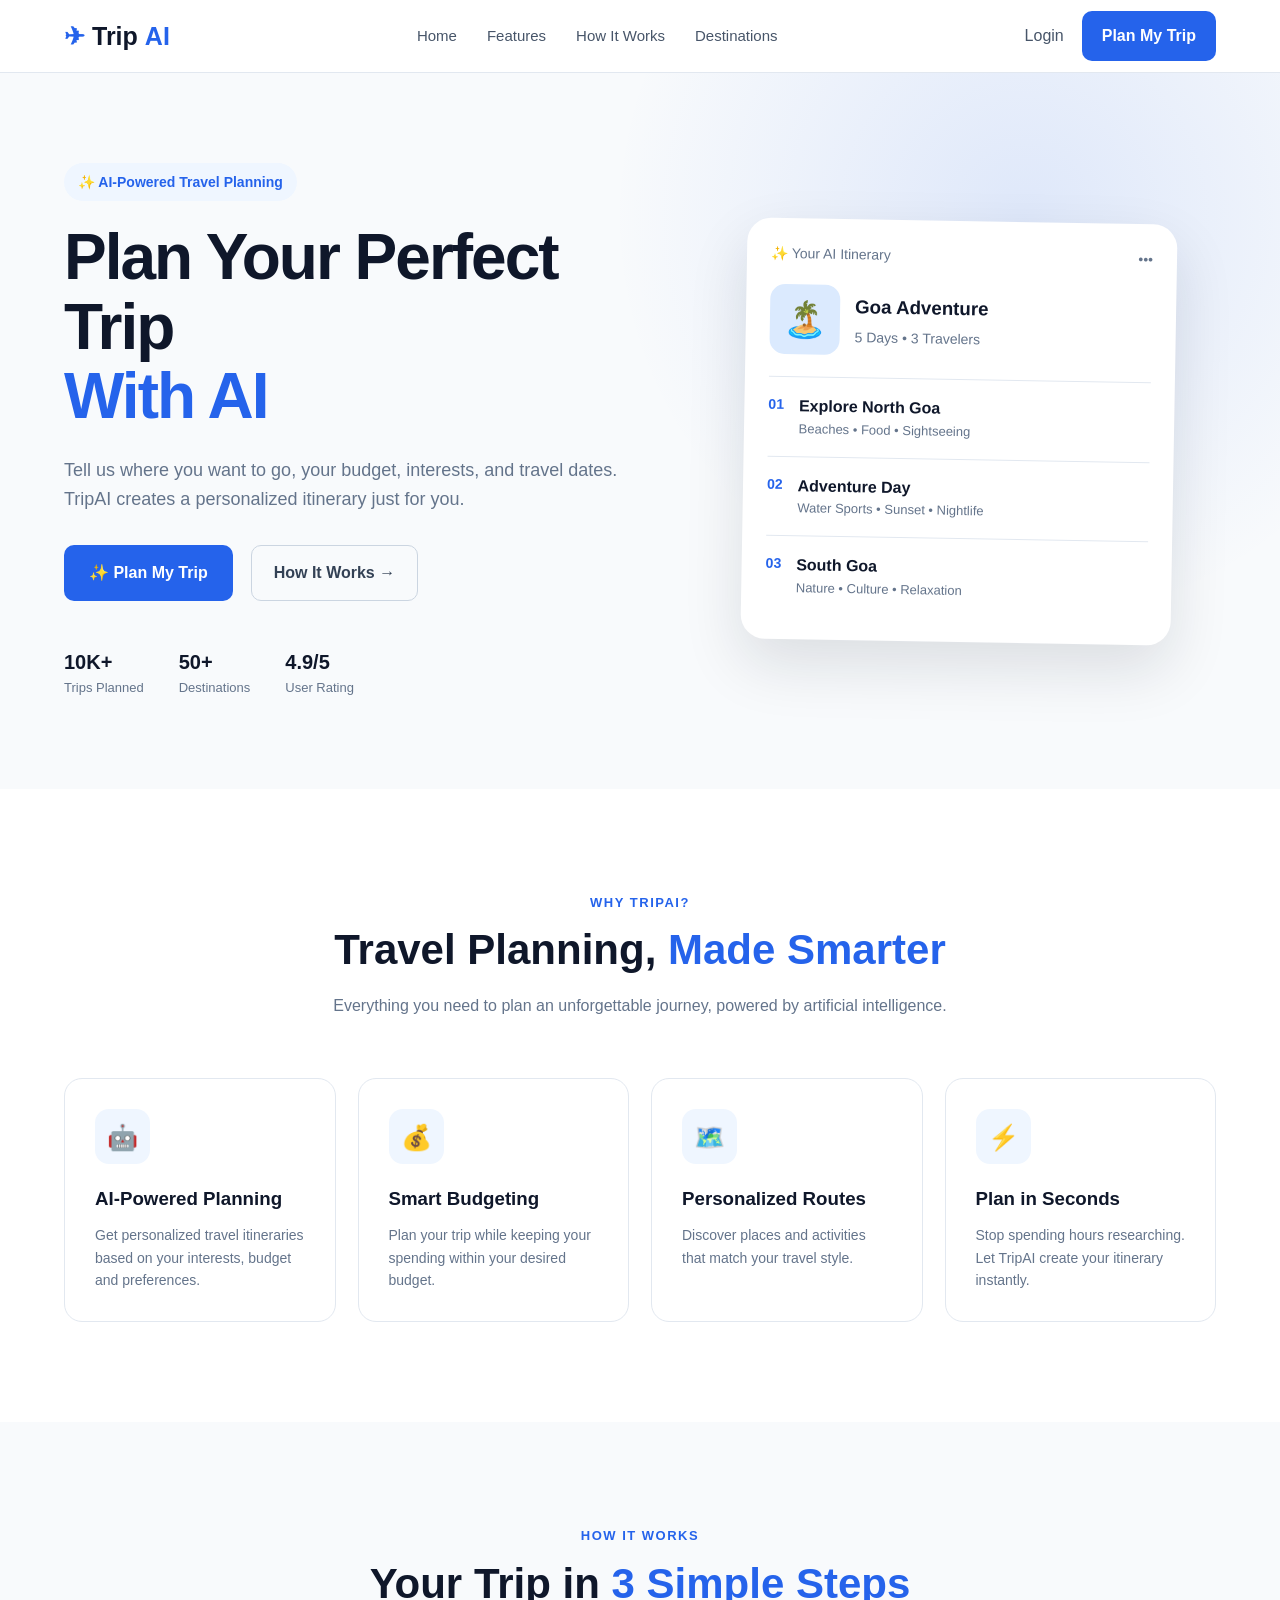
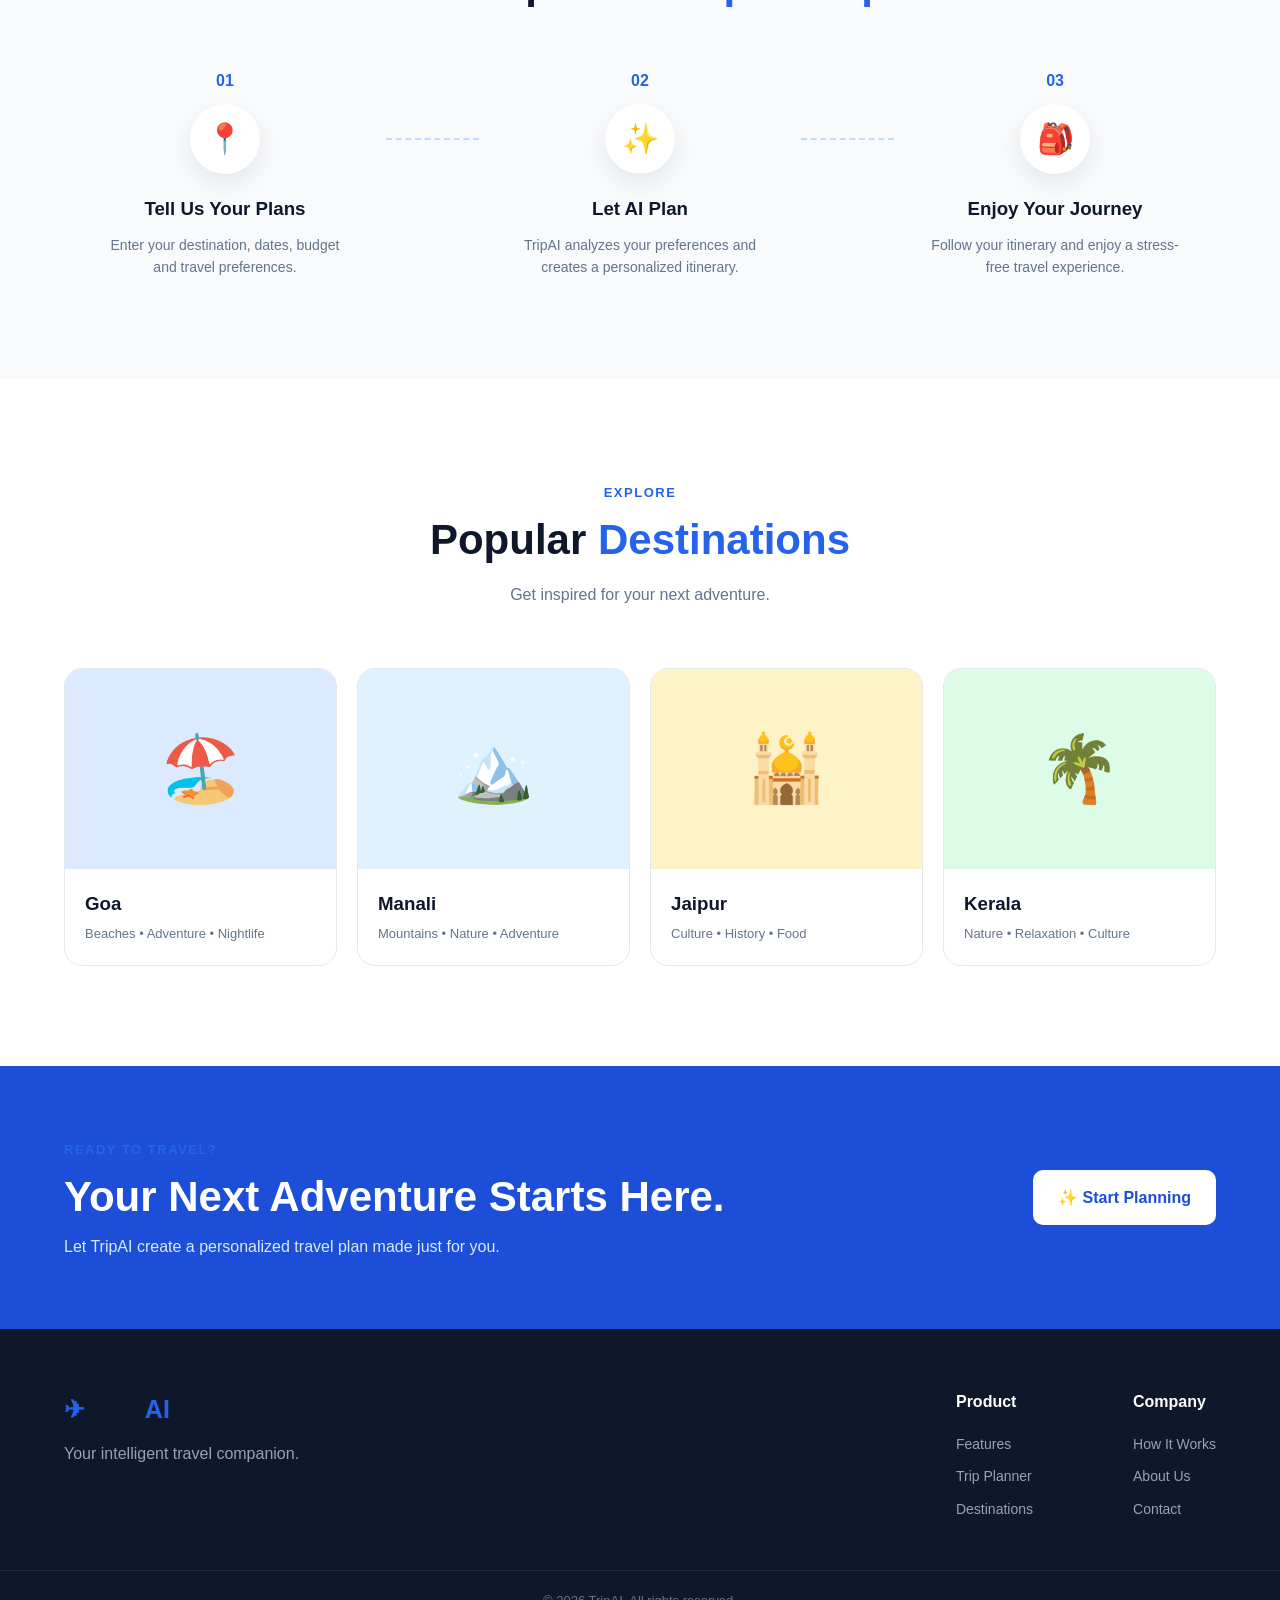
<file: index.html>
<!DOCTYPE html>
<html lang="en">
<head>
    <meta charset="UTF-8">
    <meta name="viewport" content="width=device-width, initial-scale=1.0">

    <title>TripAI - Your AI Travel Planner</title>

    <link rel="stylesheet" href="style.css">
</head>

<body>

    <!-- ================= NAVBAR ================= -->

    <header class="navbar">
        <div class="container nav-container">

            <a href="#" class="logo">
                <span class="logo-icon">✈</span>
                Trip<span>AI</span>
            </a>

            <nav class="nav-links">
                <a href="#home">Home</a>
                <a href="#features">Features</a>
                <a href="#how-it-works">How It Works</a>
                <a href="#destinations">Destinations</a>
            </nav>

            <div class="nav-buttons">
                <a href="#" class="login-btn">Login</a>
                <a href="planner.html" class="primary-btn">Plan My Trip</a>
            </div>

            <button class="menu-btn" id="menuBtn">
                ☰
            </button>

        </div>
    </header>


    <!-- ================= HERO ================= -->

    <main>

        <section class="hero" id="home">

            <div class="container hero-container">

                <div class="hero-content">

                    <div class="ai-badge">
                        ✨ AI-Powered Travel Planning
                    </div>

                    <h1>
                        Plan Your Perfect Trip
                        <span>With AI</span>
                    </h1>

                    <p>
                        Tell us where you want to go, your budget, interests,
                        and travel dates. TripAI creates a personalized
                        itinerary just for you.
                    </p>

                    <div class="hero-buttons">
                        <a href="planner.html" class="primary-btn hero-btn">✨ Plan My Trip</a>

                        <a href="#how-it-works" class="secondary-btn">
                            How It Works →
                        </a>
                    </div>

                    <div class="hero-stats">

                        <div>
                            <strong>10K+</strong>
                            <span>Trips Planned</span>
                        </div>

                        <div>
                            <strong>50+</strong>
                            <span>Destinations</span>
                        </div>

                        <div>
                            <strong>4.9/5</strong>
                            <span>User Rating</span>
                        </div>

                    </div>

                </div>


                <div class="hero-visual">

                    <div class="hero-card">

                        <div class="card-header">
                            <span>✨ Your AI Itinerary</span>
                            <span>•••</span>
                        </div>

                        <div class="trip-preview">

                            <div class="trip-image">
                                🏝️
                            </div>

                            <div>
                                <h3>Goa Adventure</h3>
                                <p>5 Days • 3 Travelers</p>
                            </div>

                        </div>

                        <div class="itinerary-item">
                            <div class="day-number">01</div>

                            <div>
                                <strong>Explore North Goa</strong>
                                <p>Beaches • Food • Sightseeing</p>
                            </div>
                        </div>

                        <div class="itinerary-item">
                            <div class="day-number">02</div>

                            <div>
                                <strong>Adventure Day</strong>
                                <p>Water Sports • Sunset • Nightlife</p>
                            </div>
                        </div>

                        <div class="itinerary-item">
                            <div class="day-number">03</div>

                            <div>
                                <strong>South Goa</strong>
                                <p>Nature • Culture • Relaxation</p>
                            </div>
                        </div>

                    </div>

                </div>

            </div>

        </section>


        <!-- ================= FEATURES ================= -->

        <section class="features section" id="features">

            <div class="container">

                <div class="section-heading">

                    <span class="section-label">WHY TRIPAI?</span>

                    <h2>
                        Travel Planning,
                        <span>Made Smarter</span>
                    </h2>

                    <p>
                        Everything you need to plan an unforgettable journey,
                        powered by artificial intelligence.
                    </p>

                </div>


                <div class="feature-grid">

                    <article class="feature-card">

                        <div class="feature-icon">🤖</div>

                        <h3>AI-Powered Planning</h3>

                        <p>
                            Get personalized travel itineraries based on
                            your interests, budget and preferences.
                        </p>

                    </article>


                    <article class="feature-card">

                        <div class="feature-icon">💰</div>

                        <h3>Smart Budgeting</h3>

                        <p>
                            Plan your trip while keeping your spending
                            within your desired budget.
                        </p>

                    </article>


                    <article class="feature-card">

                        <div class="feature-icon">🗺️</div>

                        <h3>Personalized Routes</h3>

                        <p>
                            Discover places and activities that match
                            your travel style.
                        </p>

                    </article>


                    <article class="feature-card">

                        <div class="feature-icon">⚡</div>

                        <h3>Plan in Seconds</h3>

                        <p>
                            Stop spending hours researching. Let TripAI
                            create your itinerary instantly.
                        </p>

                    </article>

                </div>

            </div>

        </section>


        <!-- ================= HOW IT WORKS ================= -->

        <section class="how-it-works section" id="how-it-works">

            <div class="container">

                <div class="section-heading">

                    <span class="section-label">HOW IT WORKS</span>

                    <h2>
                        Your Trip in
                        <span>3 Simple Steps</span>
                    </h2>

                </div>


                <div class="steps">

                    <div class="step">

                        <div class="step-number">01</div>

                        <div class="step-icon">📍</div>

                        <h3>Tell Us Your Plans</h3>

                        <p>
                            Enter your destination, dates, budget and
                            travel preferences.
                        </p>

                    </div>


                    <div class="step-line"></div>


                    <div class="step">

                        <div class="step-number">02</div>

                        <div class="step-icon">✨</div>

                        <h3>Let AI Plan</h3>

                        <p>
                            TripAI analyzes your preferences and creates
                            a personalized itinerary.
                        </p>

                    </div>


                    <div class="step-line"></div>


                    <div class="step">

                        <div class="step-number">03</div>

                        <div class="step-icon">🎒</div>

                        <h3>Enjoy Your Journey</h3>

                        <p>
                            Follow your itinerary and enjoy a stress-free
                            travel experience.
                        </p>

                    </div>

                </div>

            </div>

        </section>


        <!-- ================= DESTINATIONS ================= -->

        <section class="destinations section" id="destinations">

            <div class="container">

                <div class="section-heading">

                    <span class="section-label">EXPLORE</span>

                    <h2>
                        Popular
                        <span>Destinations</span>
                    </h2>

                    <p>
                        Get inspired for your next adventure.
                    </p>

                </div>


                <div class="destination-grid">

                    <article class="destination-card">

                        <div class="destination-image goa">
                            🏖️
                        </div>

                        <div class="destination-info">
                            <h3>Goa</h3>
                            <p>Beaches • Adventure • Nightlife</p>
                        </div>

                    </article>


                    <article class="destination-card">

                        <div class="destination-image manali">
                            🏔️
                        </div>

                        <div class="destination-info">
                            <h3>Manali</h3>
                            <p>Mountains • Nature • Adventure</p>
                        </div>

                    </article>


                    <article class="destination-card">

                        <div class="destination-image jaipur">
                            🕌
                        </div>

                        <div class="destination-info">
                            <h3>Jaipur</h3>
                            <p>Culture • History • Food</p>
                        </div>

                    </article>


                    <article class="destination-card">

                        <div class="destination-image kerala">
                            🌴
                        </div>

                        <div class="destination-info">
                            <h3>Kerala</h3>
                            <p>Nature • Relaxation • Culture</p>
                        </div>

                    </article>

                </div>

            </div>

        </section>


        <!-- ================= CTA ================= -->

        <section class="cta" id="planner">

            <div class="container cta-content">

                <div>
                    <span class="section-label">READY TO TRAVEL?</span>

                    <h2>
                        Your Next Adventure
                        Starts Here.
                    </h2>

                    <p>
                        Let TripAI create a personalized travel plan
                        made just for you.
                    </p>
                </div>

                <a href="planner.html" class="cta-button">✨ Start Planning</a>

            </div>

        </section>

    </main>


    <!-- ================= FOOTER ================= -->

    <footer class="footer">

        <div class="container footer-container">

            <div class="footer-brand">

                <a href="#" class="logo">
                    <span class="logo-icon">✈</span>
                    Trip<span>AI</span>
                </a>

                <p>
                    Your intelligent travel companion.
                </p>

            </div>


            <div class="footer-links">

                <div>
                    <h4>Product</h4>
                    <a href="#features">Features</a>
                    <a href="#planner">Trip Planner</a>
                    <a href="#destinations">Destinations</a>
                </div>

                <div>
                    <h4>Company</h4>
                    <a href="#how-it-works">How It Works</a>
                    <a href="#">About Us</a>
                    <a href="#">Contact</a>
                </div>

            </div>

        </div>


        <div class="footer-bottom">

            <p>
                © 2026 TripAI. All rights reserved.
            </p>

        </div>

    </footer>


    <script src="script.js"></script>

</body>
</html>
</file>
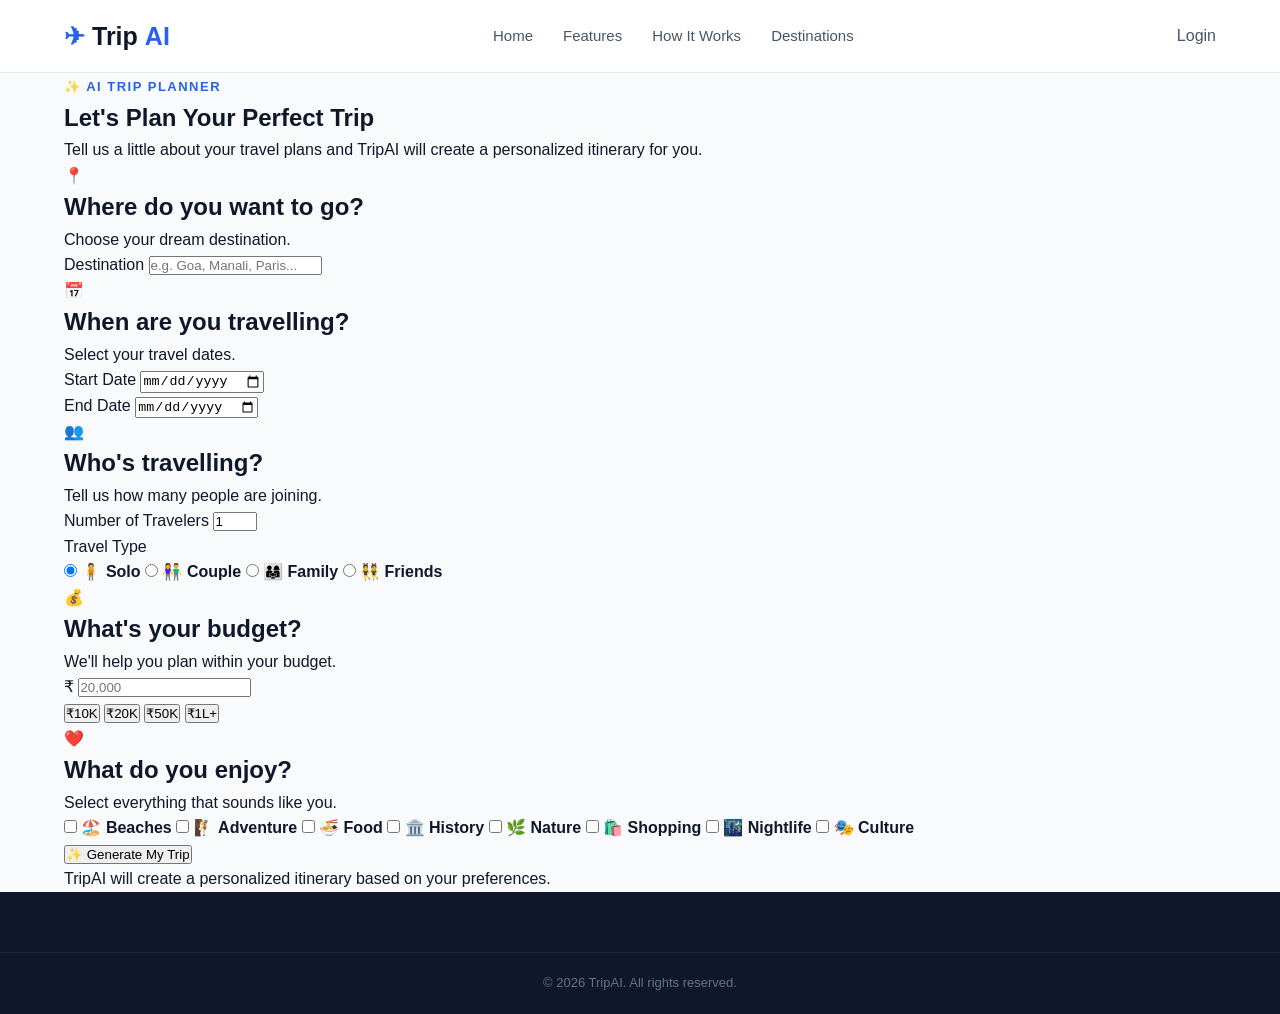
<file: itinerary.html>
<!DOCTYPE html>
<html lang="en">

<head>
    <meta charset="UTF-8">
    <meta name="viewport" content="width=device-width, initial-scale=1.0">

    <title>Your Trip - TripAI</title>

    <link rel="stylesheet" href="style.css">
</head>

<body>

    <!-- ================= NAVBAR ================= -->

    <header class="navbar">

        <div class="container nav-container">

            <a href="index.html" class="logo">
                <span class="logo-icon">✈</span>
                Trip<span>AI</span>
            </a>

            <nav class="nav-links">
                <a href="index.html">Home</a>
                <a href="planner.html">Plan Another Trip</a>
            </nav>

            <div class="nav-buttons">
                <a href="#" class="login-btn">Login</a>
            </div>

            <button class="menu-btn" id="menuBtn">
                ☰
            </button>

        </div>

    </header>


    <!-- ================= ITINERARY ================= -->

    <main>

        <section class="itinerary-page">

            <div class="container itinerary-container">

                <!-- PAGE HEADER -->

                <div class="itinerary-header">

                    <div>

                        <span class="section-label">
                            ✨ YOUR AI-GENERATED TRIP
                        </span>

                        <h1 id="tripTitle">
                            Your Trip
                        </h1>

                        <p id="tripSubtitle">
                            Your personalized journey is ready.
                        </p>

                    </div>

                    <div class="header-actions">

                        <button class="outline-button" id="saveTripBtn">
                            ♡ Save Trip
                        </button>

                        <a href="planner.html" class="primary-btn">
                            ✨ Plan Again
                        </a>

                    </div>

                </div>


                <!-- TRIP SUMMARY -->

                <div class="trip-summary">

                    <div class="summary-item">

                        <span class="summary-icon">📍</span>

                        <div>
                            <span>Destination</span>
                            <strong id="summaryDestination">Goa</strong>
                        </div>

                    </div>


                    <div class="summary-item">

                        <span class="summary-icon">📅</span>

                        <div>
                            <span>Duration</span>
                            <strong id="summaryDuration">5 Days</strong>
                        </div>

                    </div>


                    <div class="summary-item">

                        <span class="summary-icon">👥</span>

                        <div>
                            <span>Travelers</span>
                            <strong id="summaryTravelers">3 People</strong>
                        </div>

                    </div>


                    <div class="summary-item">

                        <span class="summary-icon">💰</span>

                        <div>
                            <span>Budget</span>
                            <strong id="summaryBudget">₹20,000</strong>
                        </div>

                    </div>

                </div>


                <!-- AI MESSAGE -->

                <div class="ai-message">

                    <div class="ai-message-icon">
                        ✨
                    </div>

                    <div>

                        <strong>
                            Your itinerary was created by TripAI
                        </strong>

                        <p>
                            We've considered your destination, budget,
                            travel style and interests to create this plan.
                        </p>

                    </div>

                </div>


                <!-- MAIN CONTENT -->

                <div class="itinerary-layout">

                    <!-- LEFT: ITINERARY -->

                    <div class="days-container">

                        <div class="content-heading">

                            <div>
                                <span class="section-label">
                                    YOUR JOURNEY
                                </span>

                                <h2>
                                    Day-by-Day Itinerary
                                </h2>
                            </div>

                        </div>


                        <!-- DAY 1 -->

                        <article class="day-card">

                            <div class="day-header">

                                <div class="day-badge">
                                    DAY 01
                                </div>

                                <div>
                                    <h3>North Goa Exploration</h3>

                                    <p>
                                        Beaches, sightseeing and local food
                                    </p>
                                </div>

                            </div>


                            <div class="activity-list">

                                <div class="activity">

                                    <div class="activity-time">
                                        10:00 AM
                                    </div>

                                    <div class="activity-dot"></div>

                                    <div class="activity-content">

                                        <span class="activity-type">
                                            📍 PLACE TO VISIT
                                        </span>

                                        <h4>Baga Beach</h4>

                                        <p>
                                            Start your trip by relaxing at
                                            one of Goa's most popular beaches.
                                        </p>

                                    </div>

                                </div>


                                <div class="activity">

                                    <div class="activity-time">
                                        01:00 PM
                                    </div>

                                    <div class="activity-dot"></div>

                                    <div class="activity-content">

                                        <span class="activity-type">
                                            🍴 FOOD
                                        </span>

                                        <h4>Local Goan Lunch</h4>

                                        <p>
                                            Try authentic Goan cuisine
                                            at a local restaurant.
                                        </p>

                                    </div>

                                </div>


                                <div class="activity">

                                    <div class="activity-time">
                                        03:00 PM
                                    </div>

                                    <div class="activity-dot"></div>

                                    <div class="activity-content">

                                        <span class="activity-type">
                                            📍 SIGHTSEEING
                                        </span>

                                        <h4>Fort Aguada</h4>

                                        <p>
                                            Explore the historic Portuguese
                                            fort and enjoy the coastal views.
                                        </p>

                                    </div>

                                </div>


                                <div class="activity">

                                    <div class="activity-time">
                                        06:00 PM
                                    </div>

                                    <div class="activity-dot"></div>

                                    <div class="activity-content">

                                        <span class="activity-type">
                                            🌅 EXPERIENCE
                                        </span>

                                        <h4>Vagator Sunset</h4>

                                        <p>
                                            End your first day watching
                                            the sunset by the Arabian Sea.
                                        </p>

                                    </div>

                                </div>

                            </div>

                        </article>


                        <!-- DAY 2 -->

                        <article class="day-card">

                            <div class="day-header">

                                <div class="day-badge">
                                    DAY 02
                                </div>

                                <div>
                                    <h3>Adventure Day</h3>

                                    <p>
                                        Water sports and unforgettable experiences
                                    </p>
                                </div>

                            </div>


                            <div class="activity-list">

                                <div class="activity">

                                    <div class="activity-time">
                                        09:00 AM
                                    </div>

                                    <div class="activity-dot"></div>

                                    <div class="activity-content">

                                        <span class="activity-type">
                                            🏄 ADVENTURE
                                        </span>

                                        <h4>Water Sports</h4>

                                        <p>
                                            Enjoy activities such as
                                            parasailing and jet skiing.
                                        </p>

                                    </div>

                                </div>


                                <div class="activity">

                                    <div class="activity-time">
                                        01:00 PM
                                    </div>

                                    <div class="activity-dot"></div>

                                    <div class="activity-content">

                                        <span class="activity-type">
                                            🍴 FOOD
                                        </span>

                                        <h4>Beachside Lunch</h4>

                                        <p>
                                            Enjoy fresh seafood and
                                            refreshing drinks.
                                        </p>

                                    </div>

                                </div>


                                <div class="activity">

                                    <div class="activity-time">
                                        05:00 PM
                                    </div>

                                    <div class="activity-dot"></div>

                                    <div class="activity-content">

                                        <span class="activity-type">
                                            🌅 EXPERIENCE
                                        </span>

                                        <h4>Sunset Cruise</h4>

                                        <p>
                                            Relax on a scenic evening
                                            cruise along the coastline.
                                        </p>

                                    </div>

                                </div>

                            </div>

                        </article>


                        <!-- DAY 3 -->

                        <article class="day-card">

                            <div class="day-header">

                                <div class="day-badge">
                                    DAY 03
                                </div>

                                <div>
                                    <h3>South Goa</h3>

                                    <p>
                                        Nature, culture and relaxation
                                    </p>
                                </div>

                            </div>


                            <div class="activity-list">

                                <div class="activity">

                                    <div class="activity-time">
                                        09:00 AM
                                    </div>

                                    <div class="activity-dot"></div>

                                    <div class="activity-content">

                                        <span class="activity-type">
                                            🌿 NATURE
                                        </span>

                                        <h4>Palolem Beach</h4>

                                        <p>
                                            Spend a relaxing morning
                                            surrounded by beautiful scenery.
                                        </p>

                                    </div>

                                </div>


                                <div class="activity">

                                    <div class="activity-time">
                                        02:00 PM
                                    </div>

                                    <div class="activity-dot"></div>

                                    <div class="activity-content">

                                        <span class="activity-type">
                                            🎭 CULTURE
                                        </span>

                                        <h4>Explore Local Culture</h4>

                                        <p>
                                            Discover local markets,
                                            traditions and architecture.
                                        </p>

                                    </div>

                                </div>

                            </div>

                        </article>

                    </div>


                    <!-- RIGHT SIDEBAR -->

                    <aside class="itinerary-sidebar">

                        <!-- BUDGET CARD -->

                        <div class="sidebar-card">

                            <div class="sidebar-title">
                                <span>💰</span>
                                <h3>Estimated Budget</h3>
                            </div>

                            <div class="budget-total">
                                ₹20,000
                            </div>

                            <div class="budget-bar">

                                <div class="budget-progress"></div>

                            </div>

                            <div class="budget-row">
                                <span>Accommodation</span>
                                <strong>₹7,000</strong>
                            </div>

                            <div class="budget-row">
                                <span>Food</span>
                                <strong>₹4,000</strong>
                            </div>

                            <div class="budget-row">
                                <span>Activities</span>
                                <strong>₹4,000</strong>
                            </div>

                            <div class="budget-row">
                                <span>Transport</span>
                                <strong>₹5,000</strong>
                            </div>

                        </div>


                        <!-- TIPS -->

                        <div class="sidebar-card">

                            <div class="sidebar-title">
                                <span>💡</span>
                                <h3>AI Travel Tips</h3>
                            </div>

                            <ul class="tips-list">

                                <li>
                                    Carry sunscreen and stay hydrated.
                                </li>

                                <li>
                                    Book accommodation in advance.
                                </li>

                                <li>
                                    Keep some cash for local purchases.
                                </li>

                                <li>
                                    Check weather conditions before
                                    outdoor activities.
                                </li>

                            </ul>

                        </div>


                        <!-- INTERESTS -->

                        <div class="sidebar-card">

                            <div class="sidebar-title">
                                <span>❤️</span>
                                <h3>Your Interests</h3>
                            </div>

                            <div class="interest-tags">

                                <span>🏖️ Beaches</span>
                                <span>🧗 Adventure</span>
                                <span>🍜 Food</span>

                            </div>

                        </div>

                    </aside>

                </div>

            </div>

        </section>

    </main>


    <!-- ================= FOOTER ================= -->

    <footer class="footer">

        <div class="footer-bottom">

            <p>
                © 2026 TripAI. All rights reserved.
            </p>

        </div>

    </footer>


    <script src="script.js"></script>

</body>

</html>
</file>
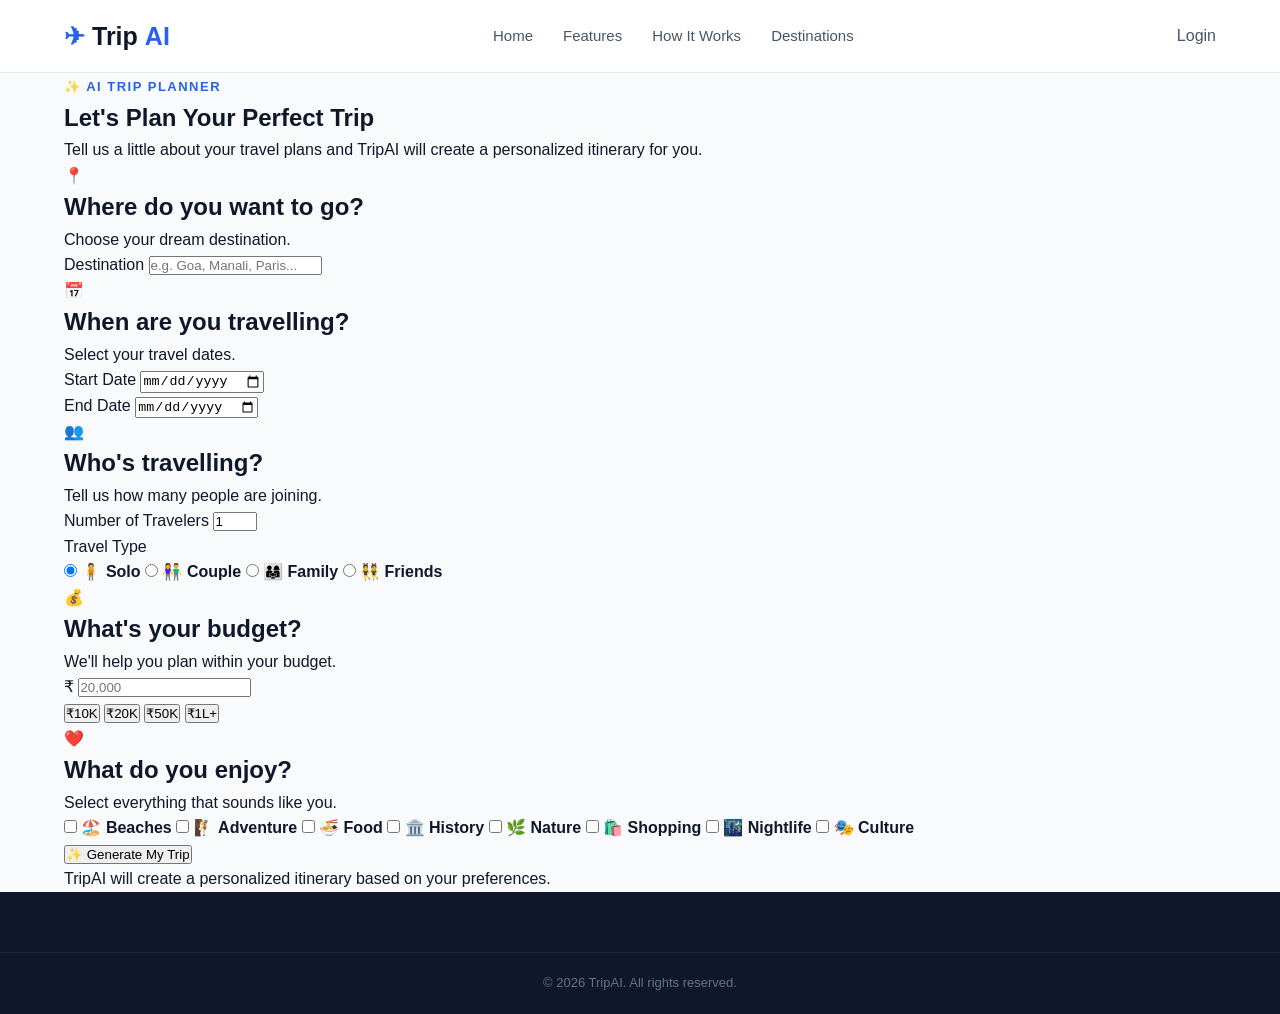
<file: planner.html>
<!DOCTYPE html>
<html lang="en">

<head>
    <meta charset="UTF-8">
    <meta name="viewport" content="width=device-width, initial-scale=1.0">

    <title>Trip Planner - TripAI</title>

    <link rel="stylesheet" href="style.css">
</head>

<body>

    <!-- ================= NAVBAR ================= -->

    <header class="navbar">

        <div class="container nav-container">

            <a href="index.html" class="logo">
                <span class="logo-icon">✈</span>
                Trip<span>AI</span>
            </a>

            <nav class="nav-links">
                <a href="index.html">Home</a>
                <a href="index.html#features">Features</a>
                <a href="index.html#how-it-works">How It Works</a>
                <a href="index.html#destinations">Destinations</a>
            </nav>

            <div class="nav-buttons">
                <a href="#" class="login-btn">Login</a>
            </div>

            <button class="menu-btn" id="menuBtn">
                ☰
            </button>

        </div>

    </header>


    <!-- ================= PLANNER ================= -->

    <main>

        <section class="planner-page">

            <div class="container planner-container">

                <!-- PAGE HEADER -->

                <div class="planner-header">

                    <span class="section-label">
                        ✨ AI TRIP PLANNER
                    </span>

                    <h1>
                        Let's Plan Your
                        <span>Perfect Trip</span>
                    </h1>

                    <p>
                        Tell us a little about your travel plans and
                        TripAI will create a personalized itinerary for you.
                    </p>

                </div>


                <!-- FORM -->

                <form id="tripForm" class="planner-form">

                    <!-- DESTINATION -->

                    <div class="form-section">

                        <div class="form-section-title">
                            <div class="form-icon">📍</div>

                            <div>
                                <h2>Where do you want to go?</h2>

                                <p>
                                    Choose your dream destination.
                                </p>
                            </div>
                        </div>


                        <div class="form-group">

                            <label for="destination">
                                Destination
                            </label>

                            <input
                                type="text"
                                id="destination"
                                name="destination"
                                placeholder="e.g. Goa, Manali, Paris..."
                                required
                            >

                        </div>

                    </div>


                    <!-- DATES -->

                    <div class="form-section">

                        <div class="form-section-title">

                            <div class="form-icon">📅</div>

                            <div>
                                <h2>When are you travelling?</h2>

                                <p>
                                    Select your travel dates.
                                </p>
                            </div>

                        </div>


                        <div class="form-row">

                            <div class="form-group">

                                <label for="startDate">
                                    Start Date
                                </label>

                                <input
                                    type="date"
                                    id="startDate"
                                    name="startDate"
                                    required
                                >

                            </div>


                            <div class="form-group">

                                <label for="endDate">
                                    End Date
                                </label>

                                <input
                                    type="date"
                                    id="endDate"
                                    name="endDate"
                                    required
                                >

                            </div>

                        </div>

                    </div>


                    <!-- TRAVELERS -->

                    <div class="form-section">

                        <div class="form-section-title">

                            <div class="form-icon">👥</div>

                            <div>
                                <h2>Who's travelling?</h2>

                                <p>
                                    Tell us how many people are joining.
                                </p>
                            </div>

                        </div>


                        <div class="form-group">

                            <label for="travelers">
                                Number of Travelers
                            </label>

                            <input
                                type="number"
                                id="travelers"
                                name="travelers"
                                min="1"
                                max="50"
                                value="1"
                                required
                            >

                        </div>


                        <div class="travel-type">

                            <p class="input-label">
                                Travel Type
                            </p>

                            <div class="choice-grid">

                                <label class="choice-card">

                                    <input
                                        type="radio"
                                        name="travelType"
                                        value="solo"
                                        checked
                                    >

                                    <span class="choice-content">
                                        <span class="choice-icon">🧍</span>
                                        <strong>Solo</strong>
                                    </span>

                                </label>


                                <label class="choice-card">

                                    <input
                                        type="radio"
                                        name="travelType"
                                        value="couple"
                                    >

                                    <span class="choice-content">
                                        <span class="choice-icon">👫</span>
                                        <strong>Couple</strong>
                                    </span>

                                </label>


                                <label class="choice-card">

                                    <input
                                        type="radio"
                                        name="travelType"
                                        value="family"
                                    >

                                    <span class="choice-content">
                                        <span class="choice-icon">👨‍👩‍👧</span>
                                        <strong>Family</strong>
                                    </span>

                                </label>


                                <label class="choice-card">

                                    <input
                                        type="radio"
                                        name="travelType"
                                        value="friends"
                                    >

                                    <span class="choice-content">
                                        <span class="choice-icon">👯</span>
                                        <strong>Friends</strong>
                                    </span>

                                </label>

                            </div>

                        </div>

                    </div>


                    <!-- BUDGET -->

                    <div class="form-section">

                        <div class="form-section-title">

                            <div class="form-icon">💰</div>

                            <div>
                                <h2>What's your budget?</h2>

                                <p>
                                    We'll help you plan within your budget.
                                </p>
                            </div>

                        </div>


                        <div class="budget-input">

                            <span>₹</span>

                            <input
                                type="number"
                                id="budget"
                                name="budget"
                                placeholder="20,000"
                                min="1"
                                required
                            >

                        </div>


                        <div class="budget-options">

                            <button type="button" data-budget="10000">
                                ₹10K
                            </button>

                            <button type="button" data-budget="20000">
                                ₹20K
                            </button>

                            <button type="button" data-budget="50000">
                                ₹50K
                            </button>

                            <button type="button" data-budget="100000">
                                ₹1L+
                            </button>

                        </div>

                    </div>


                    <!-- INTERESTS -->

                    <div class="form-section">

                        <div class="form-section-title">

                            <div class="form-icon">❤️</div>

                            <div>
                                <h2>What do you enjoy?</h2>

                                <p>
                                    Select everything that sounds like you.
                                </p>
                            </div>

                        </div>


                        <div class="interest-grid">

                            <label class="interest-card">
                                <input type="checkbox" name="interests" value="beaches">
                                <span>🏖️</span>
                                <strong>Beaches</strong>
                            </label>


                            <label class="interest-card">
                                <input type="checkbox" name="interests" value="adventure">
                                <span>🧗</span>
                                <strong>Adventure</strong>
                            </label>


                            <label class="interest-card">
                                <input type="checkbox" name="interests" value="food">
                                <span>🍜</span>
                                <strong>Food</strong>
                            </label>


                            <label class="interest-card">
                                <input type="checkbox" name="interests" value="history">
                                <span>🏛️</span>
                                <strong>History</strong>
                            </label>


                            <label class="interest-card">
                                <input type="checkbox" name="interests" value="nature">
                                <span>🌿</span>
                                <strong>Nature</strong>
                            </label>


                            <label class="interest-card">
                                <input type="checkbox" name="interests" value="shopping">
                                <span>🛍️</span>
                                <strong>Shopping</strong>
                            </label>


                            <label class="interest-card">
                                <input type="checkbox" name="interests" value="nightlife">
                                <span>🌃</span>
                                <strong>Nightlife</strong>
                            </label>


                            <label class="interest-card">
                                <input type="checkbox" name="interests" value="culture">
                                <span>🎭</span>
                                <strong>Culture</strong>
                            </label>

                        </div>

                    </div>


                    <!-- SUBMIT -->

                    <div class="planner-submit">

                        <button
                            type="submit"
                            class="generate-btn"
                        >
                            ✨ Generate My Trip
                        </button>

                        <p>
                            TripAI will create a personalized itinerary
                            based on your preferences.
                        </p>

                    </div>

                </form>

            </div>

        </section>

    </main>


    <!-- ================= FOOTER ================= -->

    <footer class="footer">

        <div class="footer-bottom">

            <p>
                © 2026 TripAI. All rights reserved.
            </p>

        </div>

    </footer>


    <script src="script.js"></script>

</body>

</html>
</file>
<file: style.css>
/* =========================
   RESET
========================= */

* {
    margin: 0;
    padding: 0;
    box-sizing: border-box;
}

html {
    scroll-behavior: smooth;
}

body {
    font-family: Arial, Helvetica, sans-serif;
    background: #f8fafc;
    color: #0f172a;
    line-height: 1.6;
}

a {
    text-decoration: none;
    color: inherit;
}

button {
    font-family: inherit;
    cursor: pointer;
}

.container {
    width: 90%;
    max-width: 1200px;
    margin: auto;
}


/* =========================
   NAVBAR
========================= */

.navbar {
    background: rgba(255, 255, 255, 0.95);
    border-bottom: 1px solid #e2e8f0;
    position: sticky;
    top: 0;
    z-index: 1000;
}

.nav-container {
    min-height: 72px;

    display: flex;
    align-items: center;
    justify-content: space-between;
}


/* LOGO */

.logo {
    font-size: 25px;
    font-weight: 800;
    color: #0f172a;

    display: flex;
    align-items: center;
    gap: 7px;
}

.logo span:last-child {
    color: #2563eb;
}

.logo-icon {
    color: #2563eb;
}


/* NAV LINKS */

.nav-links {
    display: flex;
    gap: 30px;
}

.nav-links a {
    color: #475569;
    font-size: 15px;
    font-weight: 500;
    transition: 0.3s;
}

.nav-links a:hover {
    color: #2563eb;
}


/* NAV BUTTONS */

.nav-buttons {
    display: flex;
    align-items: center;
    gap: 18px;
}

.login-btn {
    color: #475569;
    font-weight: 500;
}

.primary-btn {
    background: #2563eb;
    color: white;

    padding: 12px 20px;
    border-radius: 10px;

    font-weight: 600;

    transition: 0.3s;
}

.primary-btn:hover {
    background: #1d4ed8;
    transform: translateY(-2px);
}

.menu-btn {
    display: none;

    background: none;
    border: none;

    font-size: 28px;
}


/* =========================
   HERO
========================= */

.hero {
    padding: 90px 0;
    background:
        radial-gradient(
            circle at 80% 20%,
            rgba(37, 99, 235, 0.12),
            transparent 35%
        ),
        #f8fafc;
}

.hero-container {
    display: grid;
    grid-template-columns: 1.05fr 0.95fr;

    align-items: center;
    gap: 70px;
}


/* AI BADGE */

.ai-badge {
    display: inline-block;

    background: #eff6ff;
    color: #2563eb;

    padding: 8px 14px;

    border-radius: 50px;

    font-size: 14px;
    font-weight: 600;

    margin-bottom: 22px;
}


/* HERO TITLE */

.hero h1 {
    font-size: clamp(42px, 5vw, 68px);
    line-height: 1.08;

    letter-spacing: -2px;

    margin-bottom: 25px;
}

.hero h1 span {
    display: block;
    color: #2563eb;
}


/* HERO DESCRIPTION */

.hero-content > p {
    max-width: 570px;

    font-size: 18px;

    color: #64748b;

    margin-bottom: 32px;
}


/* HERO BUTTONS */

.hero-buttons {
    display: flex;
    align-items: center;
    gap: 18px;

    margin-bottom: 45px;
}

.hero-btn {
    padding: 15px 25px;
}

.secondary-btn {
    padding: 14px 22px;

    border: 1px solid #cbd5e1;

    border-radius: 10px;

    font-weight: 600;

    color: #334155;

    transition: 0.3s;
}

.secondary-btn:hover {
    border-color: #2563eb;
    color: #2563eb;
}


/* HERO STATS */

.hero-stats {
    display: flex;
    gap: 35px;
}

.hero-stats div {
    display: flex;
    flex-direction: column;
}

.hero-stats strong {
    font-size: 20px;
}

.hero-stats span {
    color: #64748b;
    font-size: 13px;
}


/* =========================
   HERO CARD
========================= */

.hero-visual {
    display: flex;
    justify-content: center;
}

.hero-card {
    width: 100%;
    max-width: 430px;

    background: white;

    border-radius: 24px;

    padding: 24px;

    box-shadow:
        0 25px 60px rgba(15, 23, 42, 0.12);

    transform: rotate(1deg);
}

.card-header {
    display: flex;
    justify-content: space-between;

    font-size: 14px;

    color: #64748b;

    margin-bottom: 20px;
}

.trip-preview {
    display: flex;
    align-items: center;

    gap: 15px;

    margin-bottom: 22px;
}

.trip-image {
    width: 70px;
    height: 70px;

    background: #dbeafe;

    border-radius: 15px;

    display: flex;
    align-items: center;
    justify-content: center;

    font-size: 35px;
}

.trip-preview h3 {
    margin-bottom: 4px;
}

.trip-preview p {
    color: #64748b;
    font-size: 14px;
}

.itinerary-item {
    display: flex;
    gap: 15px;

    padding: 16px 0;

    border-top: 1px solid #e2e8f0;
}

.day-number {
    color: #2563eb;

    font-weight: 800;

    font-size: 14px;
}

.itinerary-item p {
    color: #64748b;
    font-size: 13px;
}


/* =========================
   SECTIONS
========================= */

.section {
    padding: 100px 0;
}

.section-heading {
    text-align: center;

    max-width: 650px;

    margin: 0 auto 60px;
}

.section-label {
    color: #2563eb;

    font-size: 13px;

    font-weight: 800;

    letter-spacing: 1.5px;
}

.section-heading h2 {
    font-size: 42px;

    line-height: 1.15;

    margin: 12px 0 18px;
}

.section-heading h2 span {
    color: #2563eb;
}

.section-heading p {
    color: #64748b;
}


/* =========================
   FEATURES
========================= */

.features {
    background: white;
}

.feature-grid {
    display: grid;

    grid-template-columns: repeat(4, 1fr);

    gap: 22px;
}

.feature-card {
    padding: 30px;

    border: 1px solid #e2e8f0;

    border-radius: 18px;

    transition: 0.3s;
}

.feature-card:hover {
    transform: translateY(-6px);

    box-shadow: 0 15px 35px rgba(15, 23, 42, 0.08);

    border-color: #bfdbfe;
}

.feature-icon {
    width: 55px;
    height: 55px;

    background: #eff6ff;

    border-radius: 14px;

    display: flex;
    align-items: center;
    justify-content: center;

    font-size: 25px;

    margin-bottom: 20px;
}

.feature-card h3 {
    margin-bottom: 10px;
}

.feature-card p {
    color: #64748b;
    font-size: 14px;
}


/* =========================
   HOW IT WORKS
========================= */

.how-it-works {
    background: #f8fafc;
}

.steps {
    display: flex;
    align-items: flex-start;
    justify-content: center;
}

.step {
    width: 30%;

    text-align: center;

    position: relative;
}

.step-number {
    color: #2563eb;

    font-weight: 800;

    margin-bottom: 10px;
}

.step-icon {
    width: 70px;
    height: 70px;

    margin: 0 auto 20px;

    border-radius: 50%;

    background: white;

    display: flex;
    align-items: center;
    justify-content: center;

    font-size: 30px;

    box-shadow: 0 10px 25px rgba(15, 23, 42, 0.08);
}

.step h3 {
    margin-bottom: 10px;
}

.step p {
    color: #64748b;
    font-size: 14px;

    max-width: 250px;

    margin: auto;
}

.step-line {
    width: 100px;

    border-top: 2px dashed #bfdbfe;

    margin-top: 70px;
}


/* =========================
   DESTINATIONS
========================= */

.destinations {
    background: white;
}

.destination-grid {
    display: grid;

    grid-template-columns: repeat(4, 1fr);

    gap: 20px;
}

.destination-card {
    border-radius: 18px;

    overflow: hidden;

    border: 1px solid #e2e8f0;

    background: white;

    transition: 0.3s;
}

.destination-card:hover {
    transform: translateY(-5px);

    box-shadow: 0 15px 35px rgba(15, 23, 42, 0.1);
}

.destination-image {
    height: 200px;

    display: flex;
    align-items: center;
    justify-content: center;

    font-size: 65px;
}

.goa {
    background: #dbeafe;
}

.manali {
    background: #e0f2fe;
}

.jaipur {
    background: #fef3c7;
}

.kerala {
    background: #dcfce7;
}

.destination-info {
    padding: 20px;
}

.destination-info h3 {
    margin-bottom: 5px;
}

.destination-info p {
    color: #64748b;

    font-size: 13px;
}


/* =========================
   CTA
========================= */

.cta {
    padding: 70px 0;

    background: #1d4ed8;

    color: white;
}

.cta-content {
    display: flex;

    align-items: center;

    justify-content: space-between;

    gap: 40px;
}

.cta h2 {
    font-size: 42px;

    line-height: 1.15;

    margin: 12px 0;
}

.cta p {
    color: #dbeafe;
}

.cta-button {
    background: white;

    color: #1d4ed8;

    padding: 15px 25px;

    border-radius: 10px;

    font-weight: 700;

    white-space: nowrap;

    transition: 0.3s;
}

.cta-button:hover {
    transform: translateY(-2px);
}


/* =========================
   FOOTER
========================= */

.footer {
    background: #0f172a;

    color: white;

    padding-top: 60px;
}

.footer-container {
    display: flex;

    justify-content: space-between;

    gap: 50px;

    padding-bottom: 50px;
}

.footer-brand p {
    color: #94a3b8;

    margin-top: 12px;
}

.footer-links {
    display: flex;

    gap: 100px;
}

.footer-links div {
    display: flex;

    flex-direction: column;

    gap: 10px;
}

.footer-links h4 {
    margin-bottom: 8px;
}

.footer-links a {
    color: #94a3b8;

    font-size: 14px;
}

.footer-links a:hover {
    color: white;
}

.footer-bottom {
    border-top: 1px solid #1e293b;

    text-align: center;

    padding: 20px;

    color: #64748b;

    font-size: 13px;
}


/* =========================
   RESPONSIVE
========================= */

@media (max-width: 1000px) {

    .nav-links {
        gap: 18px;
    }

    .hero-container {
        grid-template-columns: 1fr;

        text-align: center;
    }

    .hero-content > p {
        margin-left: auto;
        margin-right: auto;
    }

    .hero-buttons,
    .hero-stats {
        justify-content: center;
    }

    .hero-visual {
        margin-top: 20px;
    }

    .feature-grid,
    .destination-grid {
        grid-template-columns: repeat(2, 1fr);
    }

    .steps {
        gap: 20px;
    }

    .step-line {
        width: 50px;
    }
}


@media (max-width: 768px) {

    .nav-links,
    .nav-buttons {
        display: none;
    }

    .menu-btn {
        display: block;
    }

    .hero {
        padding: 65px 0;
    }

    .hero h1 {
        font-size: 44px;
    }

    .section {
        padding: 70px 0;
    }

    .section-heading h2 {
        font-size: 34px;
    }

    .feature-grid,
    .destination-grid {
        grid-template-columns: 1fr;
    }

    .steps {
        flex-direction: column;

        align-items: center;

        gap: 40px;
    }

    .step {
        width: 100%;
    }

    .step-line {
        width: 2px;

        height: 40px;

        border-top: none;

        border-left: 2px dashed #bfdbfe;

        margin: 0;
    }

    .cta-content {
        flex-direction: column;

        text-align: center;
    }

    .cta h2 {
        font-size: 34px;
    }

    .footer-container {
        flex-direction: column;
    }

    .footer-links {
        gap: 60px;
    }
}


@media (max-width: 480px) {

    .container {
        width: 92%;
    }

    .hero h1 {
        font-size: 38px;
    }

    .hero-buttons {
        flex-direction: column;
    }

    .hero-buttons a {
        width: 100%;
        text-align: center;
    }

    .hero-stats {
        gap: 18px;
    }

    .hero-card {
        padding: 18px;
    }

    .footer-links {
        flex-direction: column;
        gap: 30px;
    }
    @media (max-width: 768px){}

    .nav-links.mobile-active {
        display: flex;

        position: absolute;

        top: 72px;
        left: 0;

        width: 100%;

        background: white;

        padding: 25px;

        flex-direction: column;

        gap: 20px;

        border-bottom: 1px solid #e2e8f0;

        box-shadow: 0 10px 20px rgba(15, 23, 42, 0.08);
    }

    .nav-buttons.mobile-active {
        display: flex;

        position: absolute;

        top: 280px;
        left: 0;

        width: 100%;

        background: white;

        padding: 20px 25px;

        justify-content: center;

        border-bottom: 1px solid #e2e8f0;
    }
/* =========================
   PLANNER PAGE
========================= */

.planner-page {
    padding: 80px 0 100px;

    background:
        radial-gradient(
            circle at 20% 10%,
            rgba(37, 99, 235, 0.08),
            transparent 30%
        ),
        #f8fafc;
}

.planner-container {
    max-width: 850px;
}


/* HEADER */

.planner-header {
    text-align: center;

    max-width: 700px;

    margin: 0 auto 50px;
}

.planner-header h1 {
    font-size: clamp(38px, 5vw, 56px);

    line-height: 1.1;

    letter-spacing: -1.5px;

    margin: 12px 0 18px;
}

.planner-header h1 span {
    color: #2563eb;
    display: block;
}

.planner-header p {
    color: #64748b;

    font-size: 17px;
}


/* FORM */

.planner-form {
    display: flex;

    flex-direction: column;

    gap: 22px;
}


/* FORM SECTION */

 .form-section {
    background: white;
    
    border: 1px solid #e2e8f0;

    border-radius: 20px;

    padding: 30px;

    box-shadow: 0 5px 20px rgba(15, 23, 42, 0.04);
}

.form-section-title {
    display: flex;

    align-items: center;

    gap: 15px;

    margin-bottom: 25px;
}

.form-icon {
    width: 48px;
    height: 48px;

    background: #eff6ff;

    border-radius: 12px;

    display: flex;
    align-items: center;
    justify-content: center;

    font-size: 22px;
}

.form-section-title h2 {
    font-size: 19px;

    margin-bottom: 3px;
}

.form-section-title p {
    color: #64748b;

    font-size: 13px;
}


/* FORM INPUTS */

.form-group {
    display: flex;

    flex-direction: column;

    gap: 8px;
}

.form-group label,
.input-label {
    font-size: 14px;

    font-weight: 600;

    color: #334155;
}

.form-group input {
    width: 100%;

    padding: 14px 16px;

    border: 1px solid #cbd5e1;

    border-radius: 10px;

    outline: none;

    color: #0f172a;

    background: white;

    transition: 0.2s;
}

.form-group input:focus {
    border-color: #2563eb;

    box-shadow: 0 0 0 3px rgba(37, 99, 235, 0.1);
}

.form-group input::placeholder {
    color: #94a3b8;
}


/* DATE ROW */

.form-row {
    display: grid;

    grid-template-columns: 1fr 1fr;

    gap: 20px;
}


/* TRAVEL TYPE */

.travel-type {
    margin-top: 25px;
}

.input-label {
    margin-bottom: 12px;
}

.choice-grid {
    display: grid;

    grid-template-columns: repeat(4, 1fr);

    gap: 12px;
}

.choice-card {
    position: relative;

    cursor: pointer;
}

.choice-card input {
    position: absolute;

    opacity: 0;
}

.choice-content {
    display: flex;

    flex-direction: column;

    align-items: center;

    justify-content: center;

    gap: 7px;

    padding: 18px 10px;

    border: 1px solid #e2e8f0;

    border-radius: 12px;

    transition: 0.2s;

    color: #475569;
}

.choice-icon {
    font-size: 25px;
}

.choice-card input:checked + .choice-content {
    border-color: #2563eb;

    background: #eff6ff;

    color: #2563eb;

    box-shadow: 0 0 0 2px rgba(37, 99, 235, 0.08);
}


/* BUDGET */

.budget-input {
    display: flex;

    align-items: center;

    border: 1px solid #cbd5e1;

    border-radius: 10px;

    overflow: hidden;

    background: white;
}

.budget-input span {
    padding-left: 16px;

    font-weight: 700;

    color: #475569;
}

.budget-input input {
    width: 100%;

    border: none;

    outline: none;

    padding: 14px;

    font-size: 16px;
}

.budget-options {
    display: flex;

    gap: 10px;

    margin-top: 12px;
}

.budget-options button {
    background: white;

    border: 1px solid #cbd5e1;

    border-radius: 8px;

    padding: 8px 15px;

    color: #475569;

    transition: 0.2s;
}

.budget-options button:hover {
    border-color: #2563eb;

    color: #2563eb;

    background: #eff6ff;
}


/* INTERESTS */

.interest-grid {
    display: grid;

    grid-template-columns: repeat(4, 1fr);

    gap: 12px;
}

.interest-card {
    display: flex;

    align-items: center;

    justify-content: center;

    flex-direction: column;

    gap: 7px;

    min-height: 105px;

    border: 1px solid #e2e8f0;

    border-radius: 12px;

    cursor: pointer;

    color: #475569;

    transition: 0.2s;
}

.interest-card input {
    position: absolute;

    opacity: 0;
}

.interest-card span {
    font-size: 26px;
}

.interest-card strong {
    font-size: 13px;
}

.interest-card:has(input:checked) {
    border-color: #2563eb;

    background: #eff6ff;

    color: #2563eb;

    box-shadow: 0 0 0 2px rgba(37, 99, 235, 0.08);
}


/* SUBMIT */

.planner-submit {
    text-align: center;

    padding-top: 10px;
}

.generate-btn {
    border: none;

    background: #2563eb;

    color: white;

    padding: 17px 35px;

    border-radius: 12px;

    font-size: 16px;

    font-weight: 700;

    box-shadow: 0 10px 25px rgba(37, 99, 235, 0.25);

    transition: 0.3s;
}

.generate-btn:hover {
    background: #1d4ed8;

    transform: translateY(-2px);
}

.planner-submit p {
    color: #64748b;

    font-size: 12px;

    margin-top: 12px;
}


/* =========================
   PLANNER RESPONSIVE
========================= */

@media (max-width: 768px) {

    .planner-page {
        padding: 55px 0 70px;
    }

    .form-section {
        padding: 22px;
    }

    .form-row {
        grid-template-columns: 1fr;
    }

    .choice-grid {
        grid-template-columns: repeat(2, 1fr);
    }

    .interest-grid {
        grid-template-columns: repeat(2, 1fr);
    }
}


@media (max-width: 480px) {

    .planner-header h1 {
        font-size: 38px;
    }

    .form-section-title {
        align-items: flex-start;
    }

    .budget-options {
        flex-wrap: wrap;
    }

    .generate-btn {
        width: 100%;
    }
}
/* =========================
   ITINERARY PAGE
========================= */

.itinerary-page {
    padding: 70px 0 100px;

    background: #f8fafc;
}

.itinerary-container {
    max-width: 1200px;
}


/* HEADER */

.itinerary-header {
    display: flex;

    justify-content: space-between;

    align-items: flex-end;

    gap: 30px;

    margin-bottom: 35px;
}

.itinerary-header h1 {
    font-size: clamp(38px, 5vw, 54px);

    line-height: 1.1;

    margin: 10px 0;
}

.itinerary-header p {
    color: #64748b;

    font-size: 16px;
}

.header-actions {
    display: flex;

    align-items: center;

    gap: 12px;
}

.outline-button {
    background: white;

    border: 1px solid #cbd5e1;

    color: #475569;

    padding: 12px 18px;

    border-radius: 10px;

    font-weight: 600;

    transition: 0.2s;
}

.outline-button:hover {
    border-color: #2563eb;

    color: #2563eb;
}


/* SUMMARY */

.trip-summary {
    display: grid;

    grid-template-columns: repeat(4, 1fr);

    background: white;

    border: 1px solid #e2e8f0;

    border-radius: 18px;

    margin-bottom: 20px;

    overflow: hidden;
}

.summary-item {
    display: flex;

    align-items: center;

    gap: 14px;

    padding: 22px;

    border-right: 1px solid #e2e8f0;
}

.summary-item:last-child {
    border-right: none;
}

.summary-icon {
    width: 45px;
    height: 45px;

    border-radius: 11px;

    background: #eff6ff;

    display: flex;

    align-items: center;
    justify-content: center;

    font-size: 20px;
}

.summary-item div {
    display: flex;

    flex-direction: column;
}

.summary-item span {
    color: #64748b;

    font-size: 12px;
}

.summary-item strong {
    font-size: 15px;
}


/* AI MESSAGE */

.ai-message {
    display: flex;

    align-items: center;

    gap: 15px;

    background: #eff6ff;

    border: 1px solid #bfdbfe;

    padding: 18px 20px;

    border-radius: 15px;

    margin-bottom: 35px;
}

.ai-message-icon {
    width: 42px;
    height: 42px;

    background: white;

    border-radius: 50%;

    display: flex;

    align-items: center;
    justify-content: center;

    font-size: 20px;
}

.ai-message strong {
    font-size: 14px;
}

.ai-message p {
    color: #64748b;

    font-size: 13px;

    margin-top: 3px;
}


/* LAYOUT */

.itinerary-layout {
    display: grid;

    grid-template-columns: minmax(0, 1fr) 330px;

    gap: 25px;

    align-items: start;
}

.content-heading {
    margin-bottom: 20px;
}

.content-heading h2 {
    margin-top: 5px;

    font-size: 27px;
}


/* DAY CARD */

.day-card {
    background: white;

    border: 1px solid #e2e8f0;

    border-radius: 18px;

    padding: 25px;

    margin-bottom: 20px;
}

.day-header {
    display: flex;

    gap: 15px;

    align-items: center;

    padding-bottom: 20px;

    border-bottom: 1px solid #e2e8f0;
}

.day-badge {
    background: #2563eb;

    color: white;

    padding: 7px 10px;

    border-radius: 7px;

    font-size: 11px;

    font-weight: 800;

    white-space: nowrap;
}

.day-header h3 {
    margin-bottom: 3px;

    font-size: 19px;
}

.day-header p {
    color: #64748b;

    font-size: 13px;
}


/* ACTIVITIES */

.activity-list {
    padding-top: 8px;
}

.activity {
    display: grid;

    grid-template-columns: 75px 15px 1fr;

    gap: 15px;

    padding: 20px 0;
}

.activity-time {
    font-size: 12px;

    font-weight: 700;

    color: #64748b;

    padding-top: 2px;
}

.activity-dot {
    width: 11px;
    height: 11px;

    background: #2563eb;

    border-radius: 50%;

    margin-top: 4px;

    position: relative;
}

.activity:not(:last-child) .activity-dot::after {
    content: "";

    position: absolute;

    width: 1px;

    height: calc(100% + 45px);

    background: #bfdbfe;

    top: 11px;

    left: 5px;
}

.activity-type {
    color: #2563eb;

    font-size: 10px;

    font-weight: 800;

    letter-spacing: 0.7px;
}

.activity-content h4 {
    margin: 4px 0;

    font-size: 16px;
}

.activity-content p {
    color: #64748b;

    font-size: 13px;

    max-width: 550px;
}


/* SIDEBAR */

.itinerary-sidebar {
    display: flex;

    flex-direction: column;

    gap: 20px;

    position: sticky;

    top: 95px;
}

.sidebar-card {
    background: white;

    border: 1px solid #e2e8f0;

    border-radius: 18px;

    padding: 22px;
}

.sidebar-title {
    display: flex;

    align-items: center;

    gap: 10px;

    margin-bottom: 18px;
}

.sidebar-title span {
    font-size: 20px;
}

.sidebar-title h3 {
    font-size: 16px;
}


/* BUDGET */

.budget-total {
    font-size: 30px;

    font-weight: 800;

    margin-bottom: 12px;
}

.budget-bar {
    width: 100%;

    height: 8px;

    background: #e2e8f0;

    border-radius: 50px;

    overflow: hidden;

    margin-bottom: 18px;
}

.budget-progress {
    width: 75%;

    height: 100%;

    background: #2563eb;

    border-radius: 50px;
}

.budget-row {
    display: flex;

    justify-content: space-between;

    padding: 9px 0;

    border-bottom: 1px solid #f1f5f9;

    font-size: 13px;
}

.budget-row:last-child {
    border-bottom: none;
}

.budget-row span {
    color: #64748b;
}


/* TIPS */

.tips-list {
    list-style: none;
}

.tips-list li {
    position: relative;

    padding: 9px 0 9px 22px;

    color: #64748b;

    font-size: 13px;
}

.tips-list li::before {
    content: "✓";

    position: absolute;

    left: 0;

    color: #16a34a;

    font-weight: 800;
}


/* INTEREST TAGS */

.interest-tags {
    display: flex;

    flex-wrap: wrap;

    gap: 8px;
}

.interest-tags span {
    background: #eff6ff;

    color: #2563eb;

    padding: 7px 10px;

    border-radius: 50px;

    font-size: 12px;

    font-weight: 600;
}


/* =========================
   ITINERARY RESPONSIVE
========================= */

@media (max-width: 900px) {

    .trip-summary {
        grid-template-columns: repeat(2, 1fr);
    }

    .summary-item:nth-child(2) {
        border-right: none;
    }

    .itinerary-layout {
        grid-template-columns: 1fr;
    }

    .itinerary-sidebar {
        position: static;

        display: grid;

        grid-template-columns: repeat(2, 1fr);
    }

}


@media (max-width: 768px) {

    .itinerary-page {
        padding: 50px 0 70px;
    }

    .itinerary-header {
        flex-direction: column;

        align-items: flex-start;
    }

    .header-actions {
        width: 100%;
    }

    .header-actions .primary-btn,
    .header-actions .outline-button {
        flex: 1;

        text-align: center;
    }

    .itinerary-sidebar {
        grid-template-columns: 1fr;
    }

}


@media (max-width: 480px) {

    .trip-summary {
        grid-template-columns: 1fr;
    }

    .summary-item {
        border-right: none;

        border-bottom: 1px solid #e2e8f0;
    }

    .summary-item:last-child {
        border-bottom: none;
    }

    .day-card {
        padding: 18px;
    }

    .activity {
        grid-template-columns: 65px 12px 1fr;

        gap: 10px;
    }

    .activity-content p {
        font-size: 12px;
    }

    .header-actions {
        flex-direction: column;
    }

    .header-actions .primary-btn,
    .header-actions .outline-button {
        width: 100%;
    }

}
}
</file>
